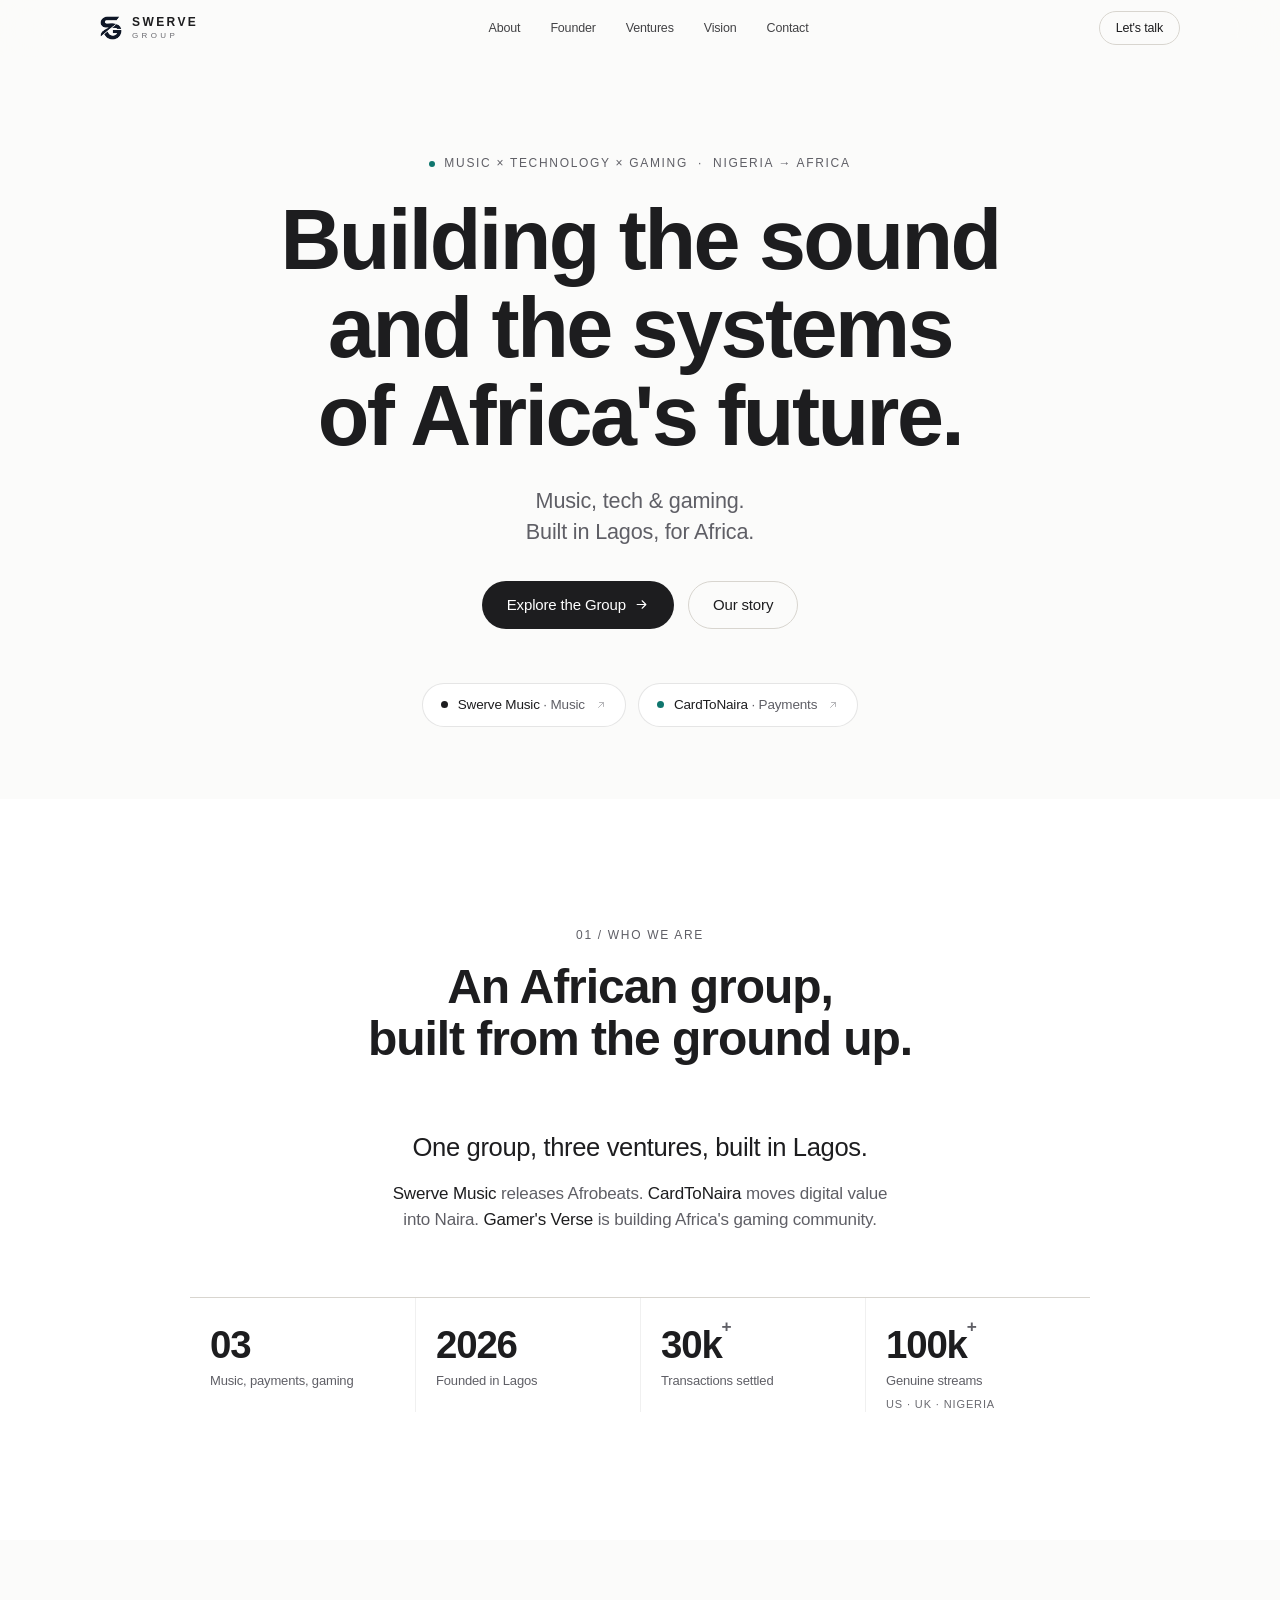
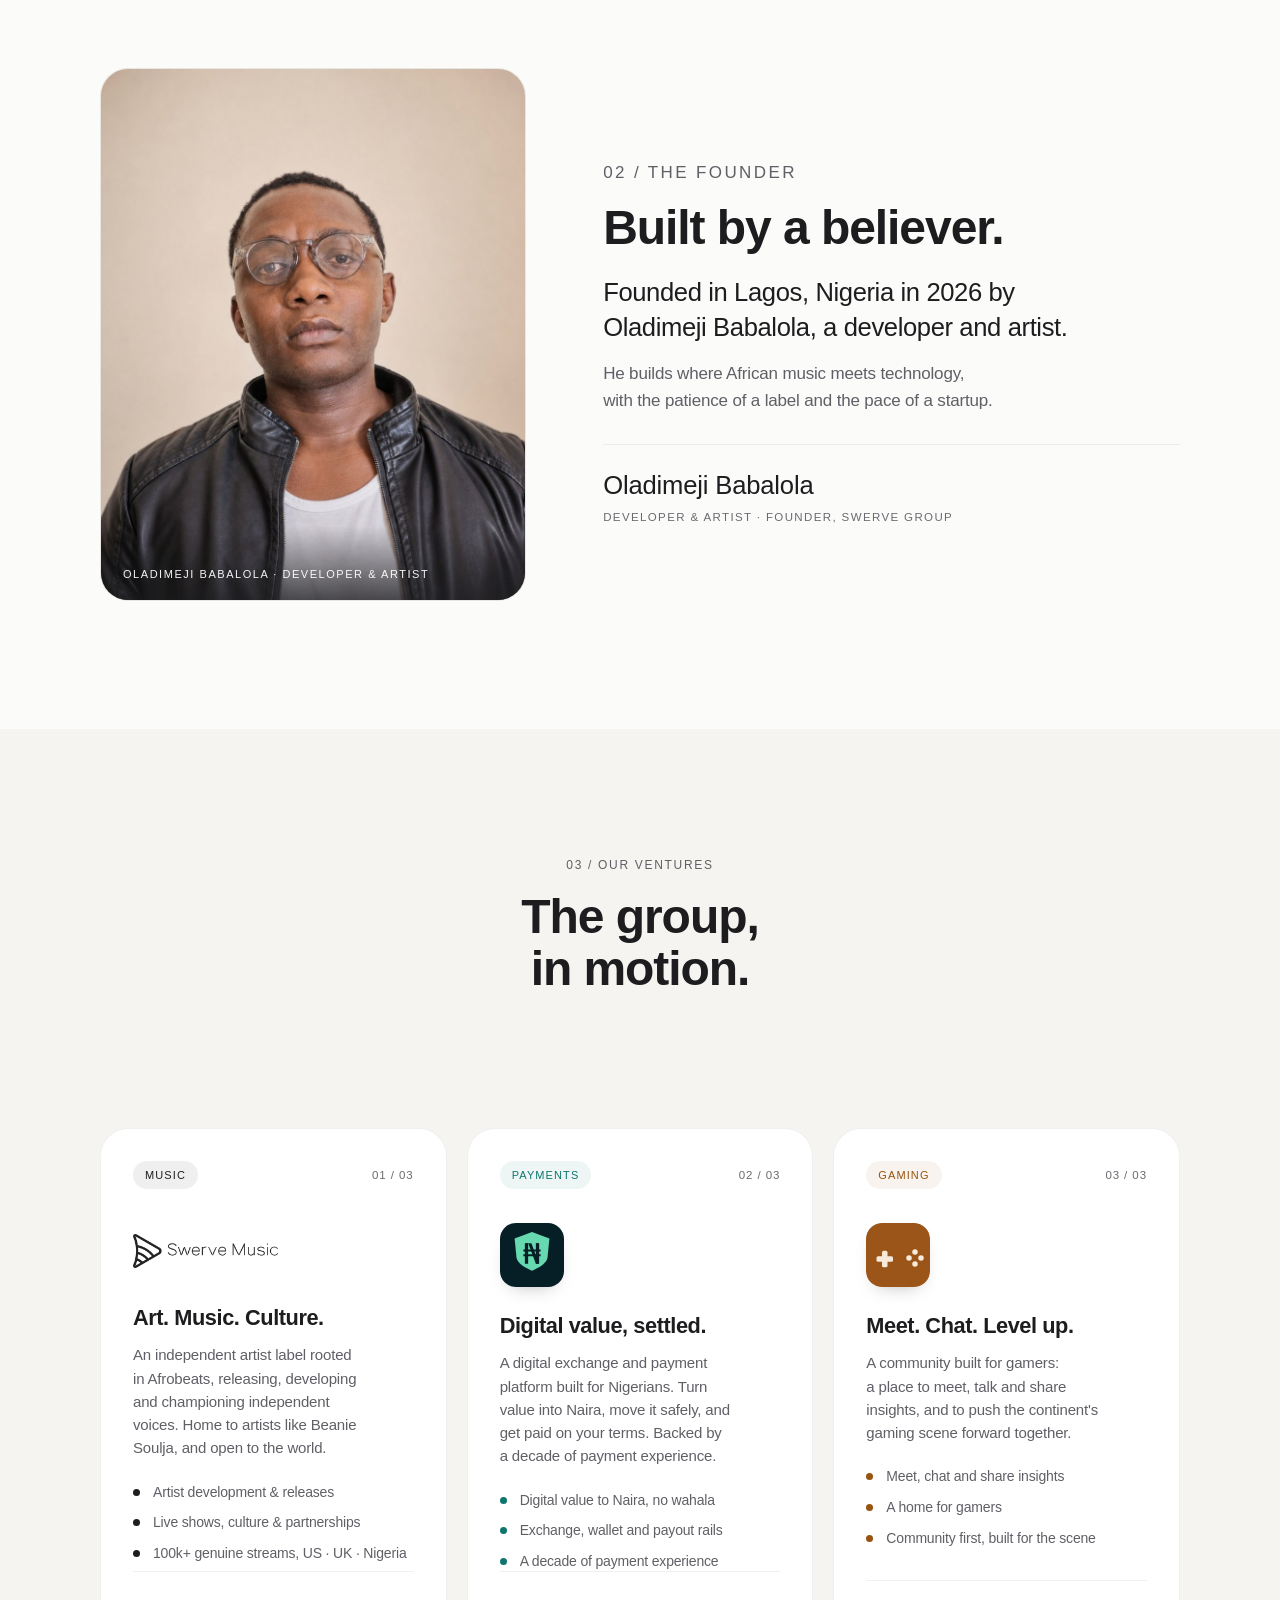
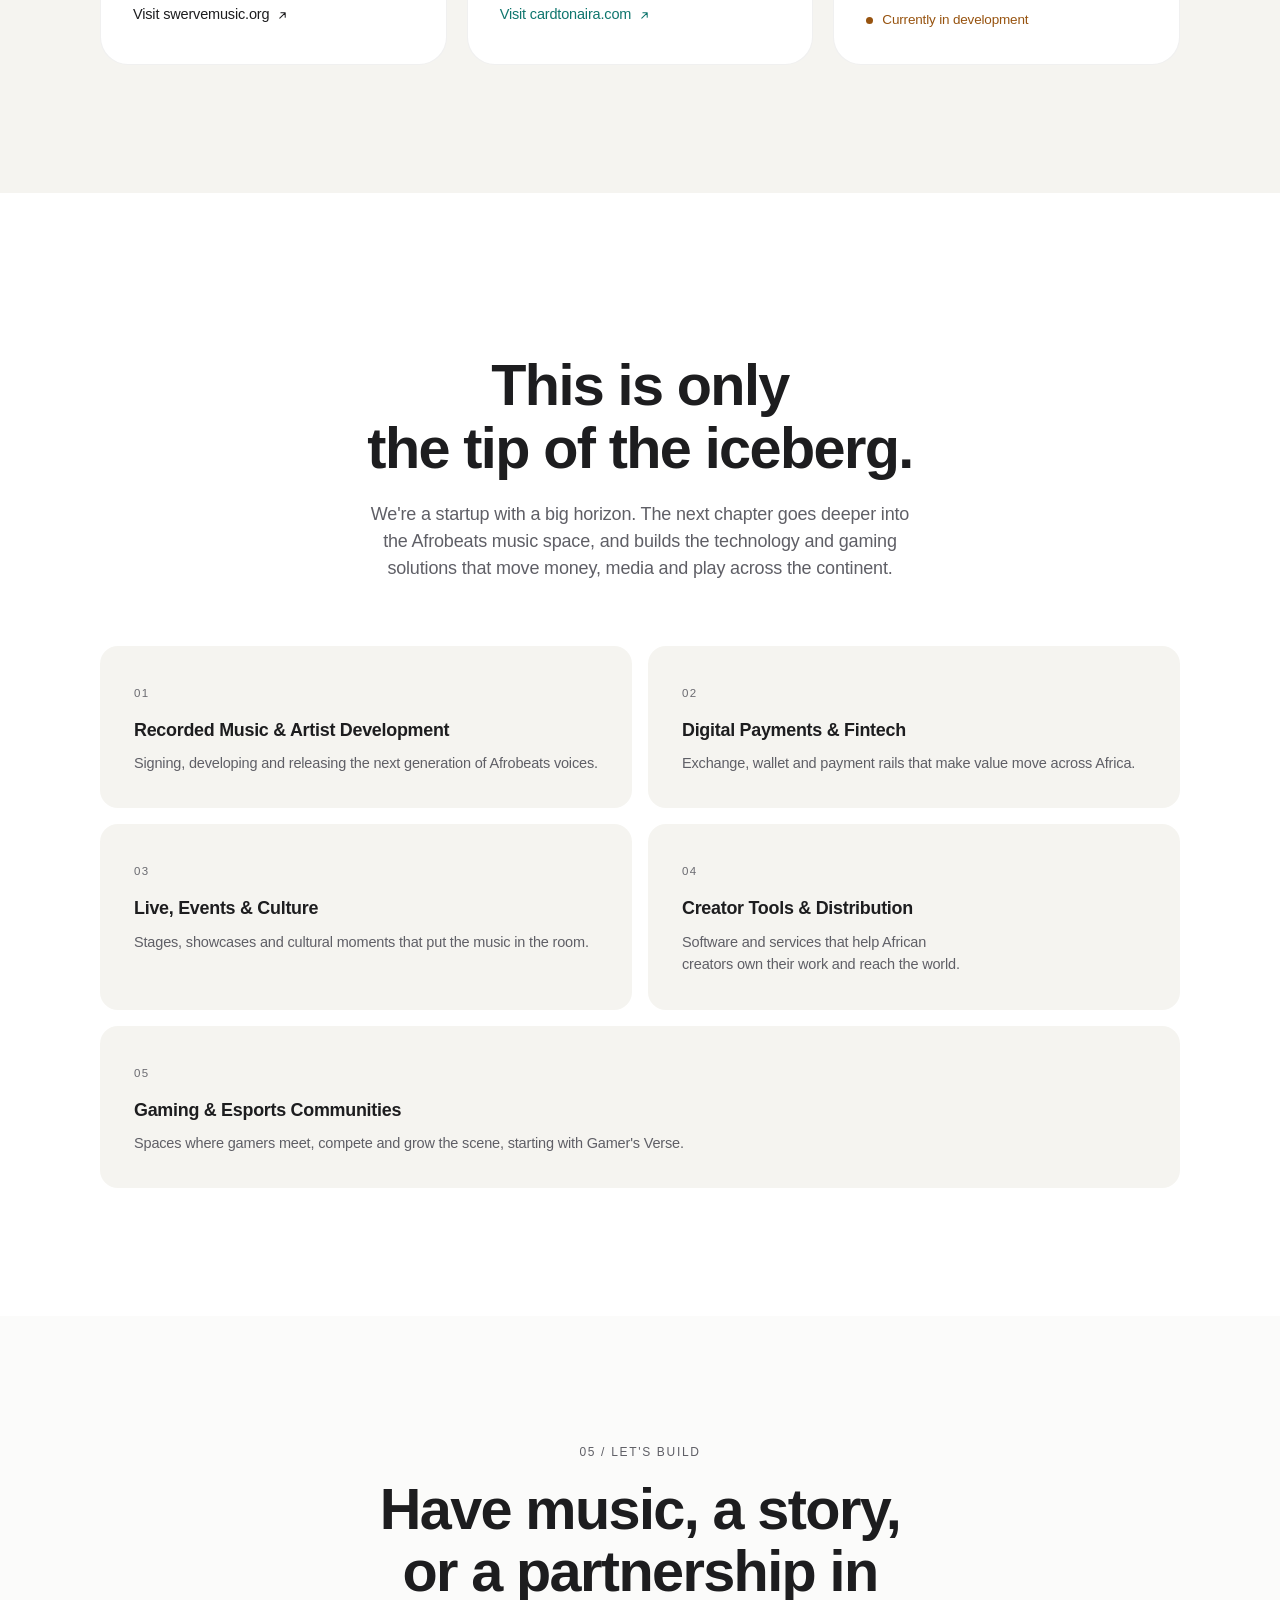
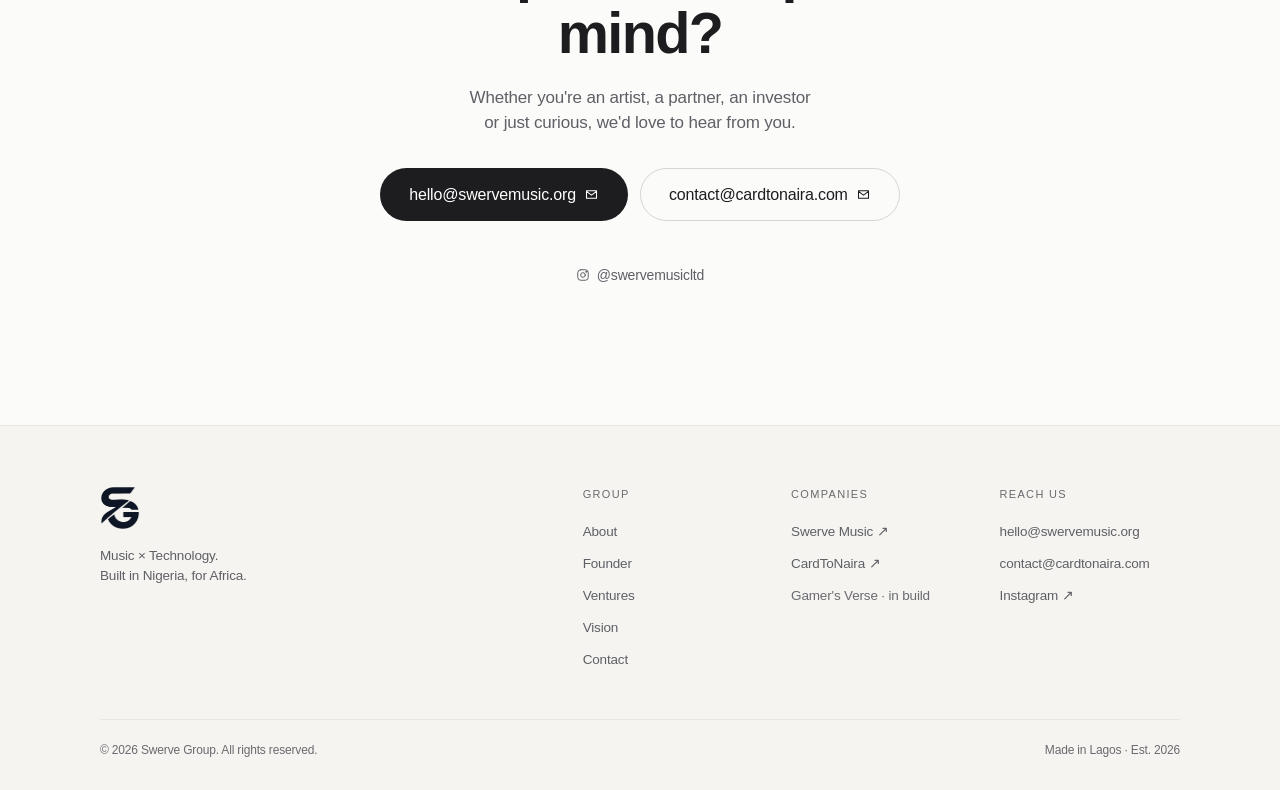
<file: index.html>
<!doctype html>
<html lang="en" class="no-js">
<head>
  <meta charset="utf-8" />
  <meta name="viewport" content="width=device-width, initial-scale=1" />
  <title>Swerve Group | Music, Technology &amp; Gaming for Nigeria &amp; Africa</title>
  <meta name="description" content="Swerve Group is a music, technology and gaming company founded in Lagos, Nigeria in 2026. Home to Swerve Music, CardToNaira and Gamer's Verse." />
  <meta name="theme-color" content="#fbfbfa" />
  <link rel="canonical" href="https://swervegroup.org/" />

  <meta property="og:type" content="website" />
  <meta property="og:url" content="https://swervegroup.org/" />
  <meta property="og:site_name" content="Swerve Group" />
  <meta property="og:title" content="Swerve Group" />
  <meta property="og:description" content="Music, finance &amp; gaming." />
  <meta property="og:image" content="https://swervegroup.org/images/og-image.png" />
  <meta property="og:image:width" content="1200" />
  <meta property="og:image:height" content="630" />
  <meta property="og:image:alt" content="Swerve Group: music, technology and gaming, built in Lagos, Nigeria." />
  <meta property="og:image:type" content="image/png" />
  <meta property="og:image:secure_url" content="https://swervegroup.org/images/og-image.png" />
  <meta property="og:locale" content="en_NG" />

  <meta name="twitter:card" content="summary_large_image" />
  <meta name="twitter:title" content="Swerve Group" />
  <meta name="twitter:description" content="Music, finance &amp; gaming." />
  <meta name="twitter:image" content="https://swervegroup.org/images/og-image.png" />

  <link rel="icon" type="image/png" href="favicon.png" />
  <link rel="apple-touch-icon" href="favicon.png" />
  <link rel="stylesheet" href="styles.css" />
  <script>document.documentElement.classList.remove('no-js');document.documentElement.classList.add('js');</script>

  <script type="application/ld+json">
  {
    "@context": "https://schema.org",
    "@type": "Organization",
    "name": "Swerve Group",
    "description": "A music, technology and gaming company founded in Lagos, Nigeria in 2026.",
    "foundingDate": "2026",
    "founder": {
      "@type": "Person",
      "name": "Oladimeji Babalola",
      "jobTitle": "Developer & Artist"
    },
    "address": {
      "@type": "PostalAddress",
      "addressLocality": "Lagos",
      "addressCountry": "NG"
    },
    "sameAs": [
      "https://www.swervemusic.org",
      "https://www.cardtonaira.com",
      "https://www.instagram.com/swervemusicltd/"
    ]
  }
  </script>

  <noscript>
    <style>
      .reveal{ opacity:1 !important; transform:none !important; }
      @media (max-width:780px){
        .nav-inner{ height:auto; padding:12px 0; flex-wrap:wrap; gap:8px; }
        .nav-links{ position:static; opacity:1; visibility:visible; transform:none;
                    flex-direction:row; flex-wrap:wrap; gap:6px 18px; padding:0;
                    border:0; background:none; }
        .nav-links a{ border:0; padding:6px 0; }
        .nav-toggle{ display:none; }
      }
    </style>
  </noscript>
</head>
<body>

  <a class="skip-link" href="#main">Skip to content</a>

  <!-- ================= NAV ================= -->
  <header class="nav" id="nav">
    <div class="container nav-inner">
      <a class="brand" href="#top" aria-label="Swerve Group home">
        <img class="brand-mark" src="images/brand/swerve-group-logo-dark.png" width="641" height="698" alt="" aria-hidden="true" decoding="async" />
        <span class="brand-word">
          <span class="brand-name">SWERVE</span>
          <span class="brand-sub">GROUP</span>
        </span>
      </a>

      <nav class="nav-links" id="navLinks" aria-label="Primary">
        <a href="#about">About</a>
        <a href="#founder">Founder</a>
        <a href="#ventures">Ventures</a>
        <a href="#vision">Vision</a>
        <a href="#contact">Contact</a>
      </nav>

      <div class="nav-actions">
        <a class="nav-cta" href="#contact">Let's talk</a>
        <button class="nav-toggle" id="navToggle" aria-label="Menu" aria-expanded="false" aria-controls="navLinks">
          <span></span><span></span>
        </button>
      </div>
    </div>
  </header>

  <main id="main" tabindex="-1">

    <!-- ================= HERO ================= -->
    <section class="hero" id="top">

      <div class="container hero-inner">
        <p class="eyebrow reveal">
          <span class="pulse-dot" aria-hidden="true"></span>
          Music × Technology × Gaming&nbsp;&nbsp;·&nbsp;&nbsp;Nigeria → Africa
        </p>

        <h1 class="hero-title reveal" style="--d:.08s">
          Building the <em>sound</em> <br />
          and the <em>systems</em> <br />
          of Africa's future.
        </h1>

        <p class="hero-sub reveal" style="--d:.16s">
          Music, tech &amp; gaming. Built in Lagos, for Africa.
        </p>

        <div class="hero-cta reveal" style="--d:.24s">
          <a class="btn btn-primary" href="#ventures">
            Explore the Group
            <svg viewBox="0 0 24 24" aria-hidden="true"><path d="M5 12h14M13 6l6 6-6 6"/></svg>
          </a>
          <a class="btn btn-ghost" href="#about">Our story</a>
        </div>
      </div>

      <div class="container hero-foot reveal" style="--d:.34s">
        <a class="sub-chip" href="https://www.swervemusic.org" target="_blank" rel="noopener">
          <span class="chip-dot graphite"></span>
          <span><b>Swerve Music</b> · Music</span>
          <svg viewBox="0 0 24 24" aria-hidden="true"><path d="M7 17L17 7M9 7h8v8"/></svg>
        </a>
        <a class="sub-chip" href="https://www.cardtonaira.com" target="_blank" rel="noopener">
          <span class="chip-dot teal"></span>
          <span><b>CardToNaira</b> · Payments</span>
          <svg viewBox="0 0 24 24" aria-hidden="true"><path d="M7 17L17 7M9 7h8v8"/></svg>
        </a>
      </div>
    </section>

    <!-- ================= ABOUT ================= -->
    <section class="section about" id="about">
      <div class="container">
        <div class="about-head">
          <p class="kicker reveal">01 / Who we are</p>
          <h2 class="section-title reveal" style="--d:.06s">
            An African group, <br /><em>built from the ground up.</em>
          </h2>
        </div>

        <div class="about-body">
          <p class="lead reveal">
            One group, three ventures, built in Lagos.
          </p>
          <p class="reveal" style="--d:.06s">
            <strong>Swerve Music</strong> releases Afrobeats.
            <strong>CardToNaira</strong> moves digital value into Naira.
            <strong>Gamer's Verse</strong> is building Africa's gaming community.
          </p>
        </div>

        <div class="stats reveal" style="--d:.18s">
          <div class="stat">
            <span class="stat-num">03</span>
            <span class="stat-label">Music, payments, gaming</span>
          </div>
          <div class="stat">
            <span class="stat-num">2026</span>
            <span class="stat-label">Founded in Lagos</span>
          </div>
          <div class="stat">
            <span class="stat-num">30k<sup>+</sup></span>
            <span class="stat-label">Transactions settled</span>
          </div>
          <div class="stat">
            <span class="stat-num">100k<sup>+</sup></span>
            <span class="stat-label">Genuine streams</span>
            <span class="stat-sub">US · UK · Nigeria</span>
          </div>
        </div>
      </div>
    </section>

    <!-- ================= FOUNDER ================= -->
    <section class="section founder" id="founder">
      <div class="container founder-grid">
        <figure class="founder-photo reveal">
          <div class="photo-fallback" aria-hidden="true"><span>OB</span></div>
          <img src="images/founder.jpg" width="880" height="1100" alt="Oladimeji Babalola, founder of Swerve Group" loading="lazy" decoding="async"
               onerror="this.removeAttribute('src'); this.style.display='none';" />
          <figcaption>Oladimeji Babalola · Developer &amp; Artist</figcaption>
        </figure>

        <div class="founder-copy">
          <p class="kicker reveal">02 / The founder</p>
          <h2 class="section-title reveal" style="--d:.06s">
            Built by a <em>believer.</em>
          </h2>
          <p class="lead reveal" style="--d:.12s">
            Founded in Lagos, Nigeria in 2026 by
            <strong>Oladimeji Babalola</strong>, a developer and artist.
          </p>
          <p class="reveal" style="--d:.16s">
            He builds where African music meets technology, with the patience of a
            label and the pace of a startup.
          </p>

          <div class="founder-sign reveal" style="--d:.24s">
            <span class="sig-name">Oladimeji Babalola</span>
            <span class="sig-role">Developer &amp; Artist · Founder, Swerve Group</span>
          </div>
        </div>
      </div>
    </section>

    <!-- ================= VENTURES ================= -->
    <section class="section ventures" id="ventures">
      <div class="container">
        <div class="section-head">
          <div>
            <p class="kicker reveal">03 / Our ventures</p>
            <h2 class="section-title reveal" style="--d:.06s">The group, <br /><em>in motion.</em></h2>
          </div>
          <p class="section-note reveal" style="--d:.1s">
            Three ventures. One group. Each with its own craft, its own audience,
            and its own way of moving Africa forward.
          </p>
        </div>

        <div class="venture-grid">

          <!-- Swerve Music -->
          <article class="venture-card music reveal">
            <h3 class="sr-only">Swerve Music</h3>
            <div class="venture-top">
              <span class="tag tag-music">Music</span>
              <span class="venture-index">01 / 03</span>
            </div>

            <div class="venture-logo music-logo">
              <img src="images/brand/swerve-music-lockup.png" width="520" height="122" alt="" loading="lazy" decoding="async" />
            </div>

            <p class="venture-tagline">Art. Music. <em>Culture.</em></p>
            <p class="venture-desc">
              An independent artist label rooted in Afrobeats, releasing, developing
              and championing independent voices. Home to artists like Beanie Soulja,
              and open to the world.
            </p>

            <ul class="venture-points">
              <li>Artist development &amp; releases</li>
              <li>Live shows, culture &amp; partnerships</li>
              <li>100k+ genuine streams, US · UK · Nigeria</li>
            </ul>

            <div class="venture-foot">
              <a class="venture-link" href="https://www.swervemusic.org" target="_blank" rel="noopener">
                Visit swervemusic.org
                <svg viewBox="0 0 24 24" aria-hidden="true"><path d="M7 17L17 7M9 7h8v8"/></svg>
              </a>
            </div>
          </article>

          <!-- CardToNaira -->
          <article class="venture-card tech reveal" style="--d:.08s">
            <h3 class="sr-only">CardToNaira</h3>
            <div class="venture-top">
              <span class="tag tag-tech">Payments</span>
              <span class="venture-index">02 / 03</span>
            </div>

            <div class="venture-logo tech-logo">
              <img src="images/brand/cardtonaira-icon.svg" width="512" height="512" alt="" loading="lazy" decoding="async" />
            </div>

            <p class="venture-tagline">Digital value, <em>settled.</em></p>
            <p class="venture-desc">
              A digital exchange and payment platform built for Nigerians. Turn value
              into Naira, move it safely, and get paid on your terms. Backed by a
              decade of payment experience.
            </p>

            <ul class="venture-points">
              <li>Digital value to Naira, no wahala</li>
              <li>Exchange, wallet and payout rails</li>
              <li>A decade of payment experience</li>
            </ul>

            <div class="venture-foot">
              <a class="venture-link" href="https://www.cardtonaira.com" target="_blank" rel="noopener">
                Visit cardtonaira.com
                <svg viewBox="0 0 24 24" aria-hidden="true"><path d="M7 17L17 7M9 7h8v8"/></svg>
              </a>
            </div>
          </article>

          <!-- Gamer's Verse -->
          <article class="venture-card gaming reveal" style="--d:.16s">
            <h3 class="sr-only">Gamer's Verse</h3>
            <div class="venture-top">
              <span class="tag tag-gaming">Gaming</span>
              <span class="venture-index">03 / 03</span>
            </div>

            <div class="venture-logo gaming-logo">
              <img src="images/brand/gamers-verse-icon.svg" width="512" height="512" alt="" loading="lazy" decoding="async" />
            </div>

            <p class="venture-tagline">Meet. Chat. <em>Level up.</em></p>
            <p class="venture-desc">
              A community built for gamers: a place to meet, talk and share insights,
              and to push the continent's gaming scene forward together.
            </p>

            <ul class="venture-points">
              <li>Meet, chat and share insights</li>
              <li>A home for gamers</li>
              <li>Community first, built for the scene</li>
            </ul>

            <div class="venture-foot">
              <span class="venture-status"><span class="status-dot"></span>Currently in development</span>
            </div>
          </article>

        </div>
      </div>
    </section>

    <!-- ================= VISION ================= -->
    <section class="section vision" id="vision">
      <div class="container">
        <div class="vision-head">
          <p class="kicker reveal">04 / The horizon</p>
          <h2 class="vision-title reveal" style="--d:.06s">
            This is only <br />the <em>tip</em> of the iceberg.
          </h2>
          <p class="vision-sub reveal" style="--d:.12s">
            We're a startup with a big horizon. The next chapter goes deeper into the
            Afrobeats music space, and builds the technology and gaming solutions that
            move money, media and play across the continent.
          </p>
        </div>

        <div class="vision-grid">
          <article class="future reveal">
            <span class="future-num">01</span>
            <h3>Recorded Music &amp; Artist Development</h3>
            <p>Signing, developing and releasing the next generation of Afrobeats voices.</p>
          </article>
          <article class="future reveal" style="--d:.06s">
            <span class="future-num">02</span>
            <h3>Digital Payments &amp; Fintech</h3>
            <p>Exchange, wallet and payment rails that make value move across Africa.</p>
          </article>
          <article class="future reveal" style="--d:.12s">
            <span class="future-num">03</span>
            <h3>Live, Events &amp; Culture</h3>
            <p>Stages, showcases and cultural moments that put the music in the room.</p>
          </article>
          <article class="future reveal" style="--d:.18s">
            <span class="future-num">04</span>
            <h3>Creator Tools &amp; Distribution</h3>
            <p>Software and services that help African creators own their work and reach the world.</p>
          </article>
          <article class="future future--wide reveal" style="--d:.24s">
            <span class="future-num">05</span>
            <h3>Gaming &amp; Esports Communities</h3>
            <p>Spaces where gamers meet, compete and grow the scene, starting with Gamer's Verse.</p>
          </article>
        </div>
      </div>
    </section>

    <!-- ================= CONTACT ================= -->
    <section class="section contact" id="contact">
      <div class="container contact-inner">
        <p class="kicker reveal">05 / Let's build</p>
        <h2 class="contact-title reveal" style="--d:.06s">
          Have music, a story, <br />or a <em>partnership</em> in mind?
        </h2>
        <p class="contact-sub reveal" style="--d:.12s">
          Whether you're an artist, a partner, an investor or just curious, we'd love
          to hear from you.
        </p>

        <div class="contact-actions reveal" style="--d:.18s">
          <a class="btn btn-primary btn-lg" href="mailto:hello@swervemusic.org">
            hello@swervemusic.org
            <svg viewBox="0 0 24 24" aria-hidden="true"><path d="M4 6h16v12H4zM4 7l8 6 8-6"/></svg>
          </a>
          <a class="btn btn-ghost btn-lg" href="mailto:contact@cardtonaira.com">
            contact@cardtonaira.com
            <svg viewBox="0 0 24 24" aria-hidden="true"><path d="M4 6h16v12H4zM4 7l8 6 8-6"/></svg>
          </a>
        </div>

        <div class="contact-meta reveal" style="--d:.24s">
          <a href="https://www.instagram.com/swervemusicltd/" target="_blank" rel="noopener">
            <svg viewBox="0 0 24 24" aria-hidden="true"><rect x="3" y="3" width="18" height="18" rx="5"/><circle cx="12" cy="12" r="4"/><circle cx="17.5" cy="6.5" r="1"/></svg>
            @swervemusicltd
          </a>
        </div>
      </div>
    </section>

  </main>

  <!-- ================= FOOTER ================= -->
  <footer class="footer">
    <div class="container footer-inner">
      <div class="footer-brand">
        <img src="images/brand/swerve-group-logo-dark.png" width="641" height="698" alt="Swerve Group" loading="lazy" decoding="async" />
        <p>Music × Technology. <br />Built in Nigeria, for Africa.</p>
      </div>

      <div class="footer-cols">
        <div class="footer-col">
          <h4>Group</h4>
          <a href="#about">About</a>
          <a href="#founder">Founder</a>
          <a href="#ventures">Ventures</a>
          <a href="#vision">Vision</a>
          <a href="#contact">Contact</a>
        </div>
        <div class="footer-col">
          <h4>Companies</h4>
          <a href="https://www.swervemusic.org" target="_blank" rel="noopener">Swerve Music ↗</a>
          <a href="https://www.cardtonaira.com" target="_blank" rel="noopener">CardToNaira ↗</a>
          <span class="footer-soon">Gamer's Verse · in build</span>
        </div>
        <div class="footer-col">
          <h4>Reach us</h4>
          <a href="mailto:hello@swervemusic.org">hello@swervemusic.org</a>
          <a href="mailto:contact@cardtonaira.com">contact@cardtonaira.com</a>
          <a href="https://www.instagram.com/swervemusicltd/" target="_blank" rel="noopener">Instagram ↗</a>
        </div>
      </div>
    </div>

    <div class="container footer-bottom">
      <span>© <span id="year">2026</span> Swerve Group. All rights reserved.</span>
      <span class="footer-made">Made in Lagos · Est. 2026</span>
    </div>
  </footer>

  <script src="script.js"></script>
</body>
</html>
</file>
<file: styles.css>
/* ============================================================
   SWERVE GROUP
   Apple-inspired: neutral surfaces, SF type, generous space,
   restrained accents. WCAG AA contrast throughout.
   ============================================================ */

:root{
  /* surfaces */
  --bg:        #fbfbfa;
  --surface:   #ffffff;
  --band:      #f5f4f0;

  /* ink */
  --ink:       #1d1d1f;
  --ink-2:     #424245;
  --dim:       #5f5f66;
  --faint:     #6a6a70;

  /* lines */
  --hair:      #d8d5cf;
  --line:      rgba(0,0,0,.10);
  --line-soft: rgba(0,0,0,.06);

  /* accent marks only */
  --graphite:  #1d1d1f;
  --teal:      #0f766e;
  --amber:     #97530f;

  --focus:     #0071e3;

  --sans: -apple-system, BlinkMacSystemFont, "SF Pro Display", "SF Pro Text",
          "Helvetica Neue", Helvetica, Arial, sans-serif;

  --ease: cubic-bezier(.28,.72,.24,1);
  --radius: 28px;
  --radius-sm: 18px;
}

*,*::before,*::after{ box-sizing:border-box; }

html{
  scroll-behavior:smooth;
  -webkit-text-size-adjust:100%;
}

body{
  margin:0;
  background:var(--bg);
  color:var(--ink);
  font-family:var(--sans);
  font-size:17px;
  line-height:1.47;
  letter-spacing:-.01em;
  -webkit-font-smoothing:antialiased;
  -moz-osx-font-smoothing:grayscale;
  text-rendering:optimizeLegibility;
  overflow-x:hidden;
}

img{ max-width:100%; display:block; }
a{ color:inherit; text-decoration:none; }
h1,h2,h3,h4,p{ margin:0; }
ul{ margin:0; padding:0; list-style:none; }
button{ font:inherit; color:inherit; background:none; border:0; cursor:pointer; }

::selection{ background:#1d1d1f; color:#fff; }

.container{
  width:min(1080px, 100% - 48px);
  margin-inline:auto;
}

/* ---------- accessibility ---------- */
.sr-only{
  position:absolute; width:1px; height:1px; padding:0; margin:-1px;
  overflow:hidden; clip:rect(0 0 0 0); white-space:nowrap; border:0;
}

.skip-link{
  position:absolute; left:16px; top:-64px; z-index:300;
  background:var(--ink); color:#fff; padding:12px 20px; border-radius:10px;
  font-size:14px; font-weight:500; transition:top .2s ease;
}
.skip-link:focus{ top:16px; }

:focus-visible{
  outline:3px solid var(--focus);
  outline-offset:3px;
  border-radius:8px;
}
main:focus{ outline:none; }

section[id]{ scroll-margin-top:72px; }

/* ---------- text wrapping ---------- */
p{ text-wrap: pretty; }
.hero-sub, .about-body p, .founder-copy p, .section-note,
.vision-sub, .contact-sub, .venture-desc, .future p, .footer-brand p{
  text-wrap: balance;
}

/* ---------- reveal (visible without JS) ---------- */
.reveal{ opacity:1; transform:none; }
.js .reveal{
  opacity:0;
  transform:translateY(18px);
  transition:opacity .7s var(--ease) var(--d,0s),
             transform .7s var(--ease) var(--d,0s);
}
.js .reveal.is-visible{ opacity:1; transform:none; }

/* ============================================================
   NAV
   ============================================================ */
.nav{
  position:fixed; inset:0 0 auto 0; z-index:100;
  background:rgba(251,251,250,.72);
  backdrop-filter:blur(20px) saturate(180%);
  -webkit-backdrop-filter:blur(20px) saturate(180%);
  border-bottom:1px solid transparent;
  transition:border-color .3s ease, background .3s ease;
}
.nav.is-scrolled{ border-bottom-color:var(--line-soft); }

.nav-inner{
  display:flex; align-items:center; justify-content:space-between;
  gap:24px; height:56px;
}

.brand{ display:flex; align-items:center; gap:10px; }
.brand-mark{ height:24px; width:auto; }
.brand-word{ display:flex; flex-direction:column; line-height:1; }
.brand-name{
  font-weight:600; font-size:12px; letter-spacing:.2em; color:var(--ink);
}
.brand-sub{
  font-size:8px; letter-spacing:.42em; color:var(--faint);
  margin-top:4px; font-weight:500;
}

.nav-links{ display:flex; gap:30px; }
.nav-links a{
  font-size:12.5px; color:var(--ink-2); font-weight:400;
  padding:8px 0; transition:color .2s ease;
}
.nav-links a:hover{ color:var(--ink); }

.nav-actions{ display:flex; align-items:center; gap:12px; }
.nav-cta{
  font-size:12.5px; font-weight:400; padding:7px 16px;
  border:1px solid var(--hair); border-radius:980px;
  transition:background .2s ease, border-color .2s ease;
}
.nav-cta:hover{ background:var(--ink); color:#fff; border-color:var(--ink); }

.nav-toggle{
  display:none; width:44px; height:44px; position:relative; margin-right:-10px;
}
.nav-toggle span{
  position:absolute; left:12px; right:12px; height:1px; background:var(--ink);
  transition:transform .3s var(--ease);
}
.nav-toggle span:nth-child(1){ top:18px; }
.nav-toggle span:nth-child(2){ bottom:18px; }
.nav-toggle[aria-expanded="true"] span:nth-child(1){ transform:translateY(4px) rotate(45deg); }
.nav-toggle[aria-expanded="true"] span:nth-child(2){ transform:translateY(-4px) rotate(-45deg); }

/* ============================================================
   HERO
   ============================================================ */
.hero{
  min-height:88svh;
  display:flex; flex-direction:column; justify-content:center;
  padding:150px 0 72px;
  text-align:center;
}

.eyebrow{
  display:inline-flex; align-items:center; gap:9px;
  font-size:12px; letter-spacing:.14em; text-transform:uppercase;
  color:var(--dim); font-weight:500; margin-bottom:24px;
}
.pulse-dot{
  width:6px; height:6px; border-radius:50%; background:var(--teal);
}

.hero-title{
  font-size:clamp(2.75rem, 6.6vw, 5.4rem);
  line-height:1.04;
  letter-spacing:-.03em;
  font-weight:600;
  color:var(--ink);
  margin-inline:auto;
}
.hero-title em{
  font:inherit;
  letter-spacing:inherit;
}

.hero-sub{
  margin:26px auto 0;
  max-width:34ch;
  font-size:clamp(1.15rem, 1.9vw, 1.35rem);
  line-height:1.4;
  color:var(--dim);
}

.hero-cta{
  margin-top:34px;
  display:flex; flex-wrap:wrap; gap:14px; justify-content:center;
}

.btn{
  display:inline-flex; align-items:center; justify-content:center; gap:8px;
  min-height:44px; padding:12px 24px;
  border-radius:980px;
  font-size:15px; font-weight:500; letter-spacing:-.01em;
  border:1px solid transparent;
  transition:background .25s ease, color .25s ease, border-color .25s ease,
             transform .25s var(--ease);
}
.btn svg{
  width:15px; height:15px; fill:none; stroke:currentColor; stroke-width:1.7;
  stroke-linecap:round; stroke-linejoin:round;
}
.btn-primary{ background:var(--ink); color:#fff; }
.btn-primary:hover{ background:#000; transform:translateY(-1px); }
.btn-ghost{ border-color:var(--hair); color:var(--ink); }
.btn-ghost:hover{ background:var(--band); }
.btn-lg{ padding:14px 28px; font-size:16px; }

.hero-foot{
  margin-top:clamp(40px,6vh,64px);
  display:flex; flex-wrap:wrap; gap:12px; justify-content:center;
}
.sub-chip{
  display:inline-flex; align-items:center; gap:10px;
  min-height:44px; padding:10px 18px;
  border:1px solid var(--line);
  border-radius:980px;
  font-size:13.5px; color:var(--dim);
  background:var(--surface);
  transition:border-color .2s ease, transform .2s var(--ease);
}
.sub-chip b{ color:var(--ink); font-weight:500; }
.sub-chip svg{
  width:12px; height:12px; fill:none; stroke:currentColor; stroke-width:1.8;
  stroke-linecap:round; stroke-linejoin:round; opacity:.5;
}
.sub-chip:hover{ border-color:var(--hair); transform:translateY(-1px); }
.chip-dot{ width:7px; height:7px; border-radius:50%; }
.chip-dot.graphite{ background:var(--graphite); }
.chip-dot.teal{ background:var(--teal); }

/* ============================================================
   SECTIONS
   ============================================================ */
.section{ padding:clamp(88px,10vw,132px) 0; }

.kicker{
  font-size:12px; letter-spacing:.14em; text-transform:uppercase;
  color:var(--dim); font-weight:500; margin-bottom:16px;
}

.section-title{
  font-size:clamp(1.9rem, 3.9vw, 3rem);
  line-height:1.1; letter-spacing:-.022em; font-weight:600;
  color:var(--ink);
}
.section-title em,
.vision-title em,
.contact-title em,
.venture-tagline em{
  font:inherit;
  font-style:normal;
}

/* centred section headers */
.about-head,
.section-head,
.vision-head{
  text-align:center;
  max-width:760px;
  margin:0 auto clamp(44px,5vw,64px);
}
.section-head .section-note{
  margin-top:18px;
  max-width:52ch;
  margin-inline:auto;
  font-size:17px;
  color:var(--dim);
}

/* ============================================================
   ABOUT
   ============================================================ */
.about{ background:var(--surface); }
.about-body{
  max-width:640px; margin:0 auto; text-align:center;
}
.about-body p{ color:var(--dim); line-height:1.55; }
.about-body .lead{
  color:var(--ink);
  font-size:clamp(1.2rem, 2vw, 1.6rem);
  line-height:1.35;
  letter-spacing:-.015em;
  margin-bottom:16px;
}
.about-body strong{ color:var(--ink); font-weight:500; }

.stats{
  margin:clamp(40px,5vw,64px) auto 0;
  max-width:900px;
  display:grid; grid-template-columns:repeat(4,1fr);
  border-top:1px solid var(--hair);
}
.stat{
  padding:28px 20px 0;
  display:flex; flex-direction:column; gap:6px;
  border-left:1px solid var(--line-soft);
}
.stat:first-child{ border-left:0; }
.stat-num{
  font-size:clamp(1.9rem, 3vw, 2.5rem);
  font-weight:600; letter-spacing:-.03em; line-height:1;
  color:var(--ink);
}
.stat-num sup{ font-size:.45em; top:-.7em; position:relative; color:var(--dim); }
.stat-label{ font-size:13px; color:var(--dim); }
.stat-sub{
  font-size:11px; color:var(--faint); letter-spacing:.08em; text-transform:uppercase;
}

/* ============================================================
   FOUNDER
   ============================================================ */
.founder{ background:var(--bg); }
.founder-grid{
  display:grid; grid-template-columns:.85fr 1.15fr;
  gap:clamp(36px,6vw,80px); align-items:center;
}
.founder-photo{
  position:relative; margin:0; aspect-ratio:4/5;
  border-radius:var(--radius); overflow:hidden;
  background:var(--band);
  border:1px solid var(--line-soft);
}
.founder-photo img{
  position:absolute; inset:0; z-index:1;
  width:100%; height:100%; object-fit:cover;
}
.photo-fallback{ position:absolute; inset:0; display:grid; place-items:center; }
.photo-fallback span{
  font:inherit;
  font-size:clamp(3rem,8vw,5rem); color:#c7c7cc;
}
.founder-photo figcaption{
  position:absolute; z-index:2; left:0; right:0; bottom:0;
  padding:40px 22px 18px;
  font-size:11px; letter-spacing:.14em; text-transform:uppercase;
  color:rgba(255,255,255,.95);
  background:linear-gradient(transparent, rgba(29,29,31,.75));
}
.founder-copy p{
  color:var(--dim); line-height:1.6; margin-top:16px; font-size:17px;
}
.founder-copy .lead{
  margin-top:20px; color:var(--ink);
  font-size:clamp(1.25rem, 2.1vw, 1.6rem);
  line-height:1.35; letter-spacing:-.015em;
}
.founder-copy strong{ color:var(--ink); font-weight:500; }
.founder-sign{
  margin-top:30px; padding-top:22px; border-top:1px solid var(--line-soft);
  display:flex; flex-direction:column; gap:4px;
}
.sig-name{
  font:inherit;
  font-size:clamp(1.25rem,2vw,1.6rem); color:var(--ink);
}
.sig-role{ font-size:11.5px; letter-spacing:.12em; text-transform:uppercase; color:var(--faint); }

/* ============================================================
   VENTURES
   ============================================================ */
.ventures{ background:var(--band); }
.venture-grid{ display:grid; grid-template-columns:repeat(3,1fr); gap:20px; }

.venture-card{
  --accent:var(--graphite);
  position:relative;
  display:flex; flex-direction:column;
  padding:32px;
  background:var(--surface);
  border:1px solid var(--line-soft);
  border-radius:var(--radius);
  transition:transform .35s var(--ease), border-color .35s ease, box-shadow .35s ease;
}
.venture-card:hover{
  transform:translateY(-4px);
  border-color:var(--line);
  box-shadow:0 12px 32px -18px rgba(0,0,0,.25);
}
.venture-card.music{ --accent:var(--graphite); }
.venture-card.tech{ --accent:var(--teal); }
.venture-card.gaming{ --accent:var(--amber); }

.venture-top{ display:flex; align-items:center; justify-content:space-between; }
.tag{
  font-size:11px; letter-spacing:.1em; text-transform:uppercase; font-weight:500;
  padding:6px 12px; border-radius:980px;
  color:var(--accent);
  background:color-mix(in srgb, var(--accent) 7%, transparent);
}
.venture-index{ font-size:11.5px; color:var(--faint); letter-spacing:.08em; }

.venture-logo{ margin:34px 0 26px; display:flex; align-items:center; min-height:56px; }
.music-logo img{ height:34px; width:auto; }
.tech-logo img,
.gaming-logo img{
  height:64px; width:64px; border-radius:16px;
  box-shadow:0 8px 20px -12px rgba(0,0,0,.4);
}

.venture-tagline{
  font-size:clamp(1.3rem, 1.7vw, 1.55rem);
  line-height:1.2; letter-spacing:-.02em; font-weight:600; color:var(--ink);
}
.venture-desc{ margin-top:12px; color:var(--dim); font-size:15px; line-height:1.55; }

.venture-points{ margin-top:22px; display:flex; flex-direction:column; gap:10px; }
.venture-points li{
  position:relative; padding-left:20px; font-size:14px; color:var(--dim);
}
.venture-points li::before{
  content:""; position:absolute; left:0; top:7px;
  width:7px; height:7px; border-radius:50%; background:var(--accent);
}

.venture-foot{
  margin-top:auto; padding-top:26px; border-top:1px solid var(--line-soft);
}
.venture-link{
  display:inline-flex; align-items:center; gap:7px;
  font-size:14.5px; font-weight:500; color:var(--accent);
  padding:6px 0;
}
.venture-link svg{
  width:13px; height:13px; fill:none; stroke:currentColor; stroke-width:1.9;
  stroke-linecap:round; stroke-linejoin:round;
  transition:transform .25s var(--ease);
}
.venture-link:hover svg{ transform:translate(2px,-2px); }

.venture-status{
  display:inline-flex; align-items:center; gap:9px;
  font-size:13.5px; font-weight:500; color:var(--amber);
}
.status-dot{
  width:7px; height:7px; border-radius:50%; background:var(--amber);
}

/* ============================================================
   VISION
   ============================================================ */
.vision{ background:var(--surface); }
.vision-head{ max-width:820px; }
.vision-title{
  font-size:clamp(2rem, 4.6vw, 3.6rem);
  line-height:1.08; letter-spacing:-.028em; font-weight:600; color:var(--ink);
}
.vision-sub{
  margin-top:22px; max-width:56ch; margin-inline:auto;
  color:var(--dim); font-size:18px; line-height:1.5;
}
.vision-grid{
  display:grid; grid-template-columns:repeat(2,1fr); gap:16px;
}
.future{
  background:var(--band);
  border-radius:var(--radius-sm);
  padding:clamp(24px,3vw,34px);
}
.future--wide{ grid-column:1 / -1; }
.future-num{
  font-size:11.5px; letter-spacing:.12em; color:var(--faint); font-weight:500;
}
.future h3{
  margin-top:14px; font-size:clamp(1.05rem,1.4vw,1.25rem);
  font-weight:600; letter-spacing:-.015em; line-height:1.3; color:var(--ink);
}
.future p{ margin-top:10px; color:var(--dim); font-size:14.5px; line-height:1.55; }

/* ============================================================
   CONTACT
   ============================================================ */
.contact{ background:var(--bg); text-align:center; }
.contact-inner{ display:flex; flex-direction:column; align-items:center; }
.contact-title{
  font-size:clamp(2rem, 4.8vw, 3.6rem);
  line-height:1.08; letter-spacing:-.028em; font-weight:600;
  max-width:18ch; color:var(--ink);
}
.contact-sub{
  margin-top:20px; max-width:48ch; color:var(--dim); font-size:17px; line-height:1.5;
}
.contact-actions{
  margin-top:32px; display:flex; flex-wrap:wrap; gap:12px; justify-content:center;
}
.contact-meta{
  margin-top:32px; display:flex; flex-wrap:wrap; gap:10px 26px; justify-content:center;
}
.contact-meta a{
  display:inline-flex; align-items:center; gap:7px;
  min-height:44px; font-size:14px; color:var(--dim);
  transition:color .2s ease;
}
.contact-meta a:hover{ color:var(--ink); }
.contact-meta svg{
  width:14px; height:14px; fill:none; stroke:currentColor; stroke-width:1.7;
  stroke-linecap:round; stroke-linejoin:round;
}

/* ============================================================
   FOOTER
   ============================================================ */
.footer{
  background:var(--band);
  border-top:1px solid var(--line-soft);
  padding:60px 0 30px;
}
.footer-inner{
  display:grid; grid-template-columns:1.1fr 1.6fr; gap:clamp(32px,6vw,72px);
}
.footer-brand img{ height:44px; width:auto; margin-bottom:16px; }
.footer-brand p{ color:var(--dim); font-size:13.5px; line-height:1.5; }
.footer-cols{ display:grid; grid-template-columns:repeat(3,1fr); gap:28px; }
.footer-col h4{
  font-size:11px; letter-spacing:.12em; text-transform:uppercase;
  color:var(--faint); font-weight:500; margin-bottom:14px;
}
.footer-col a,
.footer-soon{
  display:block; font-size:13.5px; color:var(--dim); padding:6px 0;
  transition:color .2s ease;
}
.footer-col a:hover{ color:var(--ink); }
.footer-soon{ color:var(--faint); }
.footer-bottom{
  margin-top:44px; padding-top:22px; border-top:1px solid var(--line-soft);
  display:flex; justify-content:space-between; gap:14px; flex-wrap:wrap;
  font-size:12px; color:var(--faint);
}

/* ============================================================
   RESPONSIVE
   ============================================================ */
@media (max-width: 1000px){
  .venture-grid{ grid-template-columns:1fr 1fr; }
  .venture-card.gaming{ grid-column:1 / -1; }
  .venture-card.gaming .venture-desc,
  .venture-card.gaming .venture-points{ max-width:64ch; }
}

@media (max-width: 860px){
  .founder-grid{ grid-template-columns:1fr; }
  .founder-photo{ max-width:420px; width:100%; }
  .stats{ grid-template-columns:repeat(2,1fr); }
  .stat:nth-child(3){ border-left:0; }
  .footer-inner{ grid-template-columns:1fr; }
}

@media (max-width: 780px){
  .nav-links{
    position:absolute; top:56px; left:0; right:0;
    flex-direction:column; gap:0;
    background:rgba(251,251,250,.98);
    backdrop-filter:blur(20px); -webkit-backdrop-filter:blur(20px);
    border-bottom:1px solid var(--line-soft);
    padding:6px 24px 18px;
    transform:translateY(-8px); opacity:0; visibility:hidden;
    transition:opacity .25s ease, transform .25s var(--ease), visibility .25s;
  }
  .nav.open .nav-links{ opacity:1; visibility:visible; transform:none; }
  .nav-links a{ padding:15px 0; border-bottom:1px solid var(--line-soft); font-size:17px; }
  .nav-toggle{ display:block; }
  .nav-cta{ display:none; }

  .hero{ padding-top:130px; }
  .venture-grid{ grid-template-columns:1fr; }
  .venture-card.gaming{ grid-column:auto; }
  .vision-grid{ grid-template-columns:1fr; }
  .future--wide{ grid-column:auto; }
}

@media (max-width: 560px){
  .container{ width:min(1080px, 100% - 36px); }
  .brand-sub{ display:none; }
  .stats{ grid-template-columns:1fr; }
  .stat{ border-left:0; border-top:1px solid var(--line-soft); }
  .stat:first-child{ border-top:0; }
  .footer-cols{ grid-template-columns:1fr 1fr; }
  .contact-actions .btn{ width:100%; }
}

@media (max-width: 420px){
  .footer-cols{ grid-template-columns:1fr; }
  .hero-foot{ flex-direction:column; align-items:stretch; }
  .sub-chip{ justify-content:center; }
}

/* ============================================================
   MOTION
   ============================================================ */
@media (prefers-reduced-motion: reduce){
  html{ scroll-behavior:auto; }
  .reveal, .js .reveal{ opacity:1; transform:none; transition:none; }
  .venture-card:hover, .btn:hover, .sub-chip:hover{ transform:none; }
}
</file>
